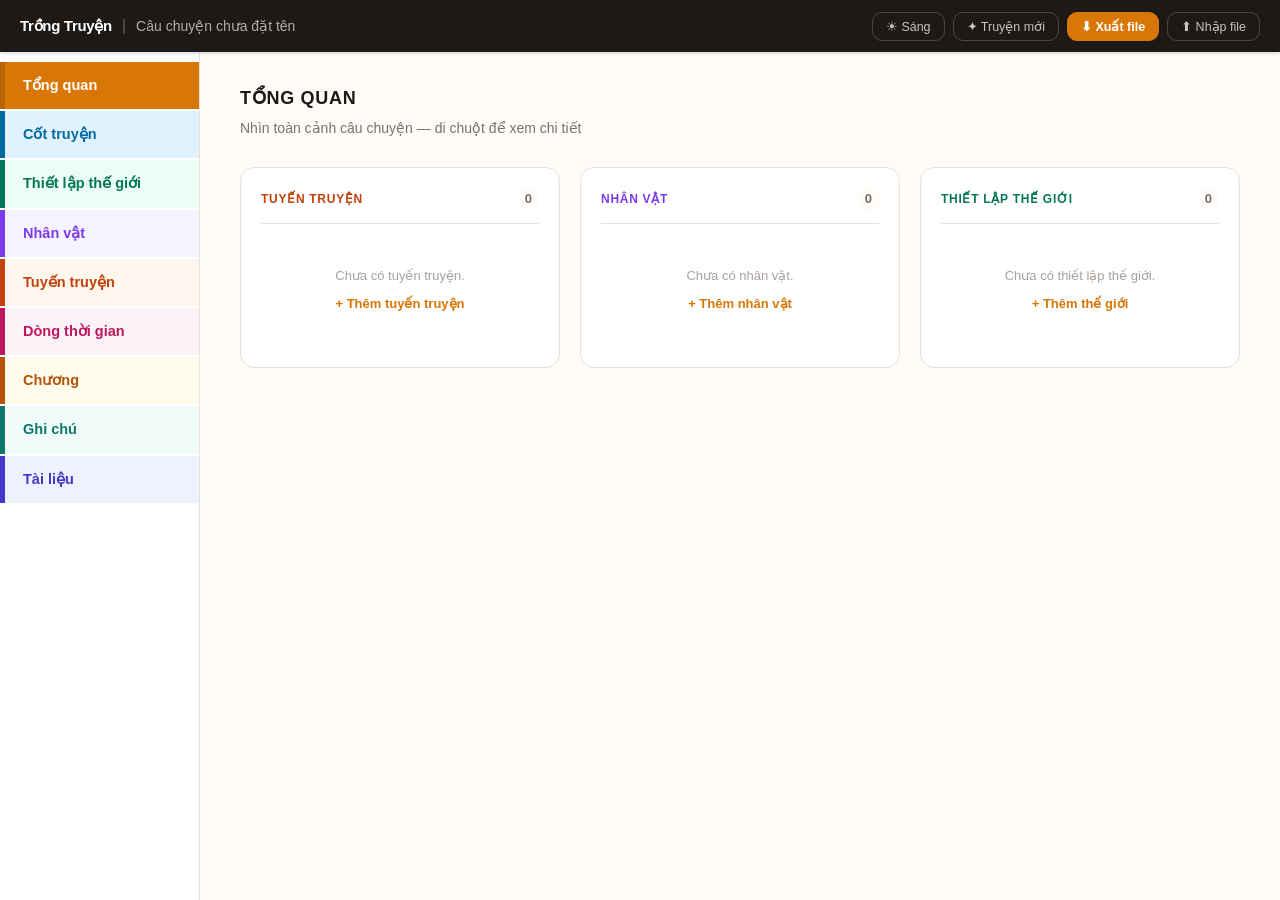
<file: index.html>
<!DOCTYPE html>
<html lang="vi">
<head>
  <meta charset="UTF-8">
  <meta name="viewport" content="width=device-width, initial-scale=1.0">
  <title>Trồng Truyện</title>
  <link rel="stylesheet" href="css/vendor/quill.snow.css">
  <link rel="stylesheet" href="css/base.css">
  <link rel="stylesheet" href="css/components.css">
  <link rel="stylesheet" href="css/modules.css">
  <script src="js/vendor/jspdf.min.js"></script>
  <script src="js/vendor/quill.js"></script>
</head>
<body>

<div class="app-shell">

  <!-- ══ TOPBAR ══════════════════════════════════════════════ -->
  <header class="topbar">
    <div class="topbar-brand">
      <span class="topbar-appname">Trồng Truyện</span>
      <span class="topbar-sep">|</span>
      <span class="topbar-story-title" id="topbar-plot-title">Câu chuyện chưa đặt tên</span>
    </div>
    <div class="topbar-actions">
      <button class="topbar-btn" id="theme-toggle-btn">☀ Sáng</button>
      <button class="topbar-btn" id="new-story-btn">✦ Truyện mới</button>
      <button class="topbar-btn topbar-btn-primary" id="export-btn">⬇ Xuất file</button>
      <button class="topbar-btn" id="import-btn">⬆ Nhập file</button>
    </div>
  </header>

  <!-- ══ CONTENT SHELL: sidebar + main ═══════════════════ -->
  <div class="content-shell">

  <!-- ── SIDEBAR ────────────────────────────────────────── -->
  <nav class="sidebar">
    <div class="nav-item active" data-module="overview"   style="--tab-c:#D97706;--tab-bg:#FEF3C7">Tổng quan</div>
    <div class="nav-item" data-module="plot"              style="--tab-c:var(--plot-color);--tab-bg:var(--plot-bg)">Cốt truyện</div>
    <div class="nav-item" data-module="worlds"            style="--tab-c:var(--world-color);--tab-bg:var(--world-bg)">Thiết lập thế giới</div>
    <div class="nav-item" data-module="characters"        style="--tab-c:var(--char-color);--tab-bg:var(--char-bg)">Nhân vật</div>
    <div class="nav-item" data-module="storylines"        style="--tab-c:var(--story-color);--tab-bg:var(--story-bg)">Tuyến truyện</div>
    <div class="nav-item" data-module="timeline"          style="--tab-c:var(--time-color);--tab-bg:var(--time-bg)">Dòng thời gian</div>
    <div class="nav-item" data-module="chapters"          style="--tab-c:var(--chap-color);--tab-bg:var(--chap-bg)">Chương</div>
    <div class="nav-item" data-module="notes"             style="--tab-c:var(--note-color);--tab-bg:var(--note-bg)">Ghi chú</div>
    <div class="nav-item" data-module="sources"           style="--tab-c:var(--src-color);--tab-bg:var(--src-bg)">Tài liệu</div>
  </nav>

  <!-- ══ MAIN CONTENT ═════════════════════════════════════ -->
  <main class="main">

    <!-- ── TỔNG QUAN ─────────────────────────────────── -->
    <div class="section active" id="sec-overview">
      <div class="page-header">
        <h2>Tổng quan</h2>
        <p>Nhìn toàn cảnh câu chuyện — di chuột để xem chi tiết</p>
      </div>
      <div id="overview-content"></div>
    </div>

    <!-- ── CỐT TRUYỆN ────────────────────────────────── -->
    <div class="section" id="sec-plot">
      <div class="page-header">
        <h2><span class="section-badge" style="background:var(--plot-bg);color:var(--plot-color)">📘 Cốt truyện</span></h2>
        <p>Tổng quan câu chuyện — tác giả, thể loại, thông điệp</p>
      </div>
      <div class="notice" id="plot-estimated-length">Ước tính độ dài truyện: ~0 chương</div>
      <div class="card">
        <div class="card-header">Thông tin cốt truyện</div>
        <div id="plot-core-fields"></div>
      </div>
      <div class="card">
        <div class="card-header">Trường tùy chỉnh</div>
        <div id="plot-custom-fields"></div>
        <div class="add-field-row">
          <div class="field"><label>Tên trường mới</label><input id="plot-newfield-name" type="text" placeholder="VD: Twist chính, Foreshadowing..."></div>
          <div class="field" style="flex:0 0 140px"><label>Kiểu</label>
            <select id="plot-newfield-type"><option value="text">Ngắn</option><option value="textarea">Dài</option></select>
          </div>
          <button class="btn btn-sm" id="plot-add-custom-btn">+ Thêm</button>
        </div>
      </div>
      <div class="actions">
        <button class="btn btn-primary" id="save-plot-btn">✓ Lưu cốt truyện</button>
      </div>
    </div>

    <!-- ── THIẾT LẬP THẾ GIỚI ────────────────────────── -->
    <div class="section" id="sec-worlds">
      <div class="page-header">
        <h2><span class="section-badge" style="background:var(--world-bg);color:var(--world-color)">🌍 THIẾT LẬP THẾ GIỚI</span></h2>
        <p>Bối cảnh, xã hội, lịch sử — hỗ trợ nhiều thế giới</p>
      </div>

      <div id="world-view">
        <div class="section-header">
          <h3 id="world-count">0 thế giới</h3>
          <button class="btn btn-accent" id="new-world-btn">+ Thế giới mới</button>
        </div>
        <div class="list-wrap" id="world-list-wrap"></div>
      </div>

      <div id="world-form" style="display:none">
        <div class="section-header">
          <h3 id="world-form-title">Thế giới mới</h3>
          <button class="btn btn-sm" id="world-back-btn">← Quay lại</button>
        </div>
        <div class="card">
          <div class="card-header">Thông tin cơ bản</div>
          <div id="world-top-fields"></div>
        </div>
        <div class="world-3col-wrap">
          <div class="world-3col-grid">
            <div class="world-col-box">
              <div class="world-col-label">🏔 Môi trường &amp; Địa lý</div>
              <div id="world-col-env"></div>
            </div>
            <div class="world-col-box">
              <div class="world-col-label">🏘 Xã hội &amp; Văn hoá</div>
              <div id="world-col-soc"></div>
            </div>
            <div class="world-col-box">
              <div class="world-col-label">⚔ Chính trị &amp; Lịch sử</div>
              <div id="world-col-pol"></div>
            </div>
          </div>
        </div>
        <div class="card">
          <div class="card-header">Bổ sung</div>
          <div id="world-bottom-fields"></div>
        </div>
        <div class="card">
          <div class="card-header">Trường tùy chỉnh</div>
          <div id="world-custom-fields"></div>
          <div class="add-field-row">
            <div class="field"><label>Tên trường mới</label><input id="world-newfield-name" type="text" placeholder="VD: Hệ thống phép thuật, Tiền tệ..."></div>
            <div class="field" style="flex:0 0 140px"><label>Kiểu</label>
              <select id="world-newfield-type"><option value="text">Ngắn</option><option value="textarea">Dài</option></select>
            </div>
            <button class="btn btn-sm" id="world-add-custom-btn">+ Thêm</button>
          </div>
        </div>
        <div class="actions">
          <button class="btn btn-primary" id="save-world-btn">✓ Lưu thế giới</button>
          <button class="btn" id="cancel-world-btn">Hủy</button>
          <button class="btn btn-danger" id="world-delete-btn" style="display:none">Xóa</button>
        </div>
      </div>
    </div>

    <!-- ── NHÂN VẬT ───────────────────────────────────── -->
    <div class="section" id="sec-characters">
      <div class="page-header">
        <h2><span class="section-badge" style="background:var(--char-bg);color:var(--char-color)">👤 Nhân vật</span></h2>
        <p>Xây dựng hồ sơ chi tiết cho từng nhân vật trong câu chuyện</p>
      </div>

      <!-- List view -->
      <div id="char-view">
        <div class="toolbar">
          <input type="text" id="char-search" placeholder="🔍 Tìm theo tên...">
          <select id="char-filter-importance">
            <option value="">Tất cả vai trò</option>
            <option>Nhân vật chính</option>
            <option>Nhân vật phụ</option>
            <option>Nhân vật quần chúng</option>
          </select>
          <select id="char-filter-alignment">
            <option value="">Tất cả phe</option>
            <option>Chính diện</option>
            <option>Phản diện</option>
            <option>Trung lập</option>
          </select>
        </div>
        <div class="section-header">
          <h3 id="char-count">0 nhân vật</h3>
          <button class="btn btn-accent" id="new-char-btn">+ Thêm nhân vật</button>
        </div>
        <div class="list-wrap" id="char-list-wrap"></div>
        <div class="pagination" id="char-pagination"></div>
      </div>

      <!-- Full edit form -->
      <div id="char-form" style="display:none">
        <div class="section-header">
          <h3 id="char-form-title">Nhân vật mới</h3>
          <button class="btn btn-sm" id="char-back-btn">← Quay lại</button>
        </div>
        <div class="card">
          <div class="card-header">Thông tin nhân vật</div>
          <div id="char-core-fields"></div>
          <div id="char-visible-optionals"></div>
          <div id="char-optional-area"></div>
        </div>
        <div class="card">
          <div class="card-header">Trường tùy chỉnh</div>
          <div id="char-custom-fields"></div>
          <div class="add-field-row">
            <div class="field"><label>Tên trường mới</label><input id="char-newfield-name" type="text" placeholder="VD: Môn phái, Loại máu..."></div>
            <div class="field" style="flex:0 0 140px"><label>Kiểu</label>
              <select id="char-newfield-type"><option value="text">Ngắn</option><option value="textarea">Dài</option></select>
            </div>
            <button class="btn btn-sm" id="char-add-custom-btn">+ Thêm</button>
          </div>
        </div>
        <div class="actions">
          <button class="btn btn-primary" id="save-char-btn">✓ Lưu nhân vật</button>
          <button class="btn" id="cancel-char-btn">Hủy</button>
          <button class="btn btn-danger" id="c-delete-btn" style="display:none">Xóa</button>
        </div>
      </div>
    </div>

    <!-- ── TUYẾN TRUYỆN ───────────────────────────────── -->
    <div class="section" id="sec-storylines">
      <div class="page-header">
        <h2><span class="section-badge" style="background:var(--story-bg);color:var(--story-color)">🔀 Tuyến truyện</span></h2>
        <p>Các arc / tuyến truyện song song trong câu chuyện</p>
      </div>

      <div id="storyline-view">
        <div class="section-header">
          <h3 id="storyline-count">0 tuyến truyện</h3>
          <button class="btn btn-accent" id="new-storyline-btn">+ Thêm tuyến truyện</button>
        </div>
        <div class="list-wrap" id="storyline-list-wrap"></div>
      </div>

      <div id="storyline-form" style="display:none">
        <div class="section-header">
          <h3 id="storyline-form-title">Tuyến truyện mới</h3>
          <button class="btn btn-sm" id="storyline-back-btn">← Quay lại</button>
        </div>
        <div class="card">
          <div class="card-header">Chi tiết tuyến truyện</div>
          <div id="storyline-core-fields"></div>
          <div id="storyline-reverse-links"></div>
          <div id="storyline-reverse-chapters"></div>
        </div>
        <div class="card">
          <div class="card-header">Trường tùy chỉnh</div>
          <div id="storyline-custom-fields"></div>
          <div class="add-field-row">
            <div class="field"><label>Tên trường mới</label><input id="storyline-newfield-name" type="text" placeholder="VD: Chủ đề arc, Kết thúc dự kiến..."></div>
            <div class="field" style="flex:0 0 140px"><label>Kiểu</label>
              <select id="storyline-newfield-type"><option value="text">Ngắn</option><option value="textarea">Dài</option></select>
            </div>
            <button class="btn btn-sm" id="storyline-add-custom-btn">+ Thêm</button>
          </div>
        </div>
        <div class="actions">
          <button class="btn btn-primary" id="save-storyline-btn">✓ Lưu tuyến truyện</button>
          <button class="btn" id="cancel-storyline-btn">Hủy</button>
          <button class="btn btn-danger" id="storyline-delete-btn" style="display:none">Xóa</button>
        </div>
      </div>
    </div>

    <!-- ── DÒNG THỜI GIAN / SỰ KIỆN ─────────────────── -->
    <div class="section" id="sec-timeline">
      <div class="page-header">
        <h2><span class="section-badge" style="background:var(--time-bg);color:var(--time-color)">🕐 Dòng thời gian / Sự kiện</span></h2>
        <p>Diễn biến theo trục thời gian — kéo thả để sắp xếp lại thứ tự</p>
      </div>

      <div id="timeline-view">
        <div class="section-header">
          <h3 id="ev-count">0 sự kiện</h3>
          <button class="btn btn-accent" id="new-event-btn">+ Thêm sự kiện</button>
        </div>
        <div class="timeline" id="timeline-list"></div>
      </div>

      <div id="event-form" style="display:none">
        <div class="section-header">
          <h3 id="ev-form-title">Sự kiện mới</h3>
          <button class="btn btn-sm" id="event-back-btn">← Quay lại</button>
        </div>
        <div class="card">
          <div class="card-header">Chi tiết sự kiện</div>
          <div id="event-core-fields"></div>
          <div id="event-reverse-storylines"></div>
          <div id="event-reverse-chapters"></div>
        </div>
        <div class="card">
          <div class="card-header">Trường tùy chỉnh</div>
          <div id="event-custom-fields"></div>
          <div class="add-field-row">
            <div class="field"><label>Tên trường mới</label><input id="ev-newfield-name" type="text" placeholder="VD: Hậu quả, Địa điểm..."></div>
            <div class="field" style="flex:0 0 140px"><label>Kiểu</label>
              <select id="ev-newfield-type"><option value="text">Ngắn</option><option value="textarea">Dài</option></select>
            </div>
            <button class="btn btn-sm" id="ev-add-custom-btn">+ Thêm</button>
          </div>
        </div>
        <div class="actions">
          <button class="btn btn-primary" id="save-event-btn">✓ Lưu sự kiện</button>
          <button class="btn" id="cancel-event-btn">← Quay lại</button>
          <button class="btn btn-danger" id="ev-delete-btn" style="display:none">Xóa</button>
          <button class="btn btn-accent" id="ev-create-chap-btn" style="display:none">+ Tạo chương</button>
        </div>
        <div id="ev-chapter-list" style="margin-top:1rem"></div>
      </div>
    </div>

    <!-- ── CHƯƠNG ─────────────────────────────────────── -->
    <div class="section" id="sec-chapters">
      <div class="page-header">
        <h2><span class="section-badge" style="background:var(--chap-bg);color:var(--chap-color)">📄 Chương</span></h2>
        <p>Danh sách chương đã lên kế hoạch — tạo chương từ tab Dòng thời gian</p>
      </div>

      <div id="chapter-view">
        <div class="section-header">
          <h3 id="chap-count">Tổng: 0 chương</h3>
        </div>
        <div id="chapter-list-wrap"></div>
      </div>

      <div id="chapter-form" style="display:none">
        <div class="section-header">
          <h3 id="chap-form-title">Chương mới</h3>
          <button class="btn btn-sm" id="chap-back-btn">← Quay lại</button>
        </div>
        <div class="card">
          <div class="card-header">Chi tiết chương</div>
          <div id="chapter-core-fields"></div>
        </div>
        <div class="card">
          <div class="card-header">Trường tùy chỉnh</div>
          <div id="chapter-custom-fields"></div>
          <div class="add-field-row">
            <div class="field"><label>Tên trường mới</label><input id="chap-newfield-name" type="text" placeholder="VD: POV, Thời tiết..."></div>
            <div class="field" style="flex:0 0 140px"><label>Kiểu</label>
              <select id="chap-newfield-type"><option value="text">Ngắn</option><option value="textarea">Dài</option></select>
            </div>
            <button class="btn btn-sm" id="chap-add-custom-btn">+ Thêm</button>
          </div>
        </div>
        <div class="actions">
          <button class="btn btn-primary" id="save-chap-btn">✓ Lưu chương</button>
          <button class="btn" id="cancel-chap-btn">Hủy</button>
          <button class="btn btn-danger" id="chap-delete-btn" style="display:none">Xóa</button>
        </div>
      </div>
    </div>

    <!-- ── GHI CHÚ ────────────────────────────────────── -->
    <div class="section" id="sec-notes">
      <div class="page-header">
        <h2><span class="section-badge" style="background:var(--note-bg);color:var(--note-color)">📝 Ghi chú</span></h2>
        <p>Ý tưởng tự do, không giới hạn</p>
      </div>

      <div id="notes-view">
        <div class="section-header">
          <h3 id="note-count">0 ghi chú</h3>
          <button class="btn btn-accent" id="new-note-btn">+ Thêm ghi chú</button>
        </div>
        <div class="list-wrap" id="notes-list"></div>
      </div>

      <div id="note-form" style="display:none">
        <div class="section-header">
          <h3>Ghi chú</h3>
          <button class="btn btn-sm" id="note-back-btn">← Quay lại</button>
        </div>
        <div class="card">
          <div class="field"><label>Tiêu đề</label><input id="n-title" type="text" placeholder="Tiêu đề ghi chú..."></div>
          <div class="field"><label>Nội dung</label><div id="n-content-editor" style="min-height:160px"></div></div>
          <div class="field">
            <label>Tags (nhấn Enter để thêm)</label>
            <input id="n-tag-input" type="text" placeholder="Thêm tag...">
            <div class="tags-wrap" id="n-tags"></div>
          </div>
        </div>
        <div class="actions">
          <button class="btn btn-primary" id="save-note-btn">✓ Lưu ghi chú</button>
          <button class="btn" id="cancel-note-btn">Hủy</button>
          <button class="btn btn-danger" id="n-delete-btn" style="display:none">Xóa</button>
        </div>
      </div>
    </div>

    <!-- ── TÀI LIỆU ───────────────────────────────────── -->
    <div class="section" id="sec-sources">
      <div class="page-header">
        <h2><span class="section-badge" style="background:var(--src-bg);color:var(--src-color)">🔗 Tài liệu</span></h2>
        <p>Link, sách, bài viết tham khảo</p>
      </div>
      <div class="notice">💡 Lưu mọi nguồn cảm hứng để dễ tìm lại sau</div>

      <div id="sources-view">
        <div class="section-header">
          <h3 id="src-count">0 tài liệu</h3>
          <button class="btn btn-accent" id="new-source-btn">+ Thêm tài liệu</button>
        </div>
        <div id="sources-list"></div>
      </div>

      <div id="source-form" style="display:none">
        <div class="section-header">
          <h3>Tài liệu</h3>
          <button class="btn btn-sm" id="source-back-btn">← Quay lại</button>
        </div>
        <div class="card">
          <div class="field"><label>Tiêu đề *</label><input id="s-title" type="text" placeholder="Tên sách / bài viết / nguồn..."></div>
          <div class="grid2">
            <div class="field"><label>Loại</label>
              <select id="s-type"><option>Link web</option><option>Sách</option><option>Bài báo</option><option>Video</option><option>Khác</option></select>
            </div>
            <div class="field"><label>Link URL</label><input id="s-url" type="text" placeholder="https://..."></div>
          </div>
          <div class="field"><label>Ghi chú</label><textarea id="s-notes" style="min-height:60px" placeholder="Tại sao tài liệu này hữu ích?"></textarea></div>
        </div>
        <div class="actions">
          <button class="btn btn-primary" id="save-source-btn">✓ Lưu tài liệu</button>
          <button class="btn" id="cancel-source-btn">Hủy</button>
          <button class="btn btn-danger" id="s-delete-btn" style="display:none">Xóa</button>
        </div>
      </div>
    </div>

  </main>
  </div><!-- /content-shell -->
</div><!-- /app-shell -->

<!-- ══ CHARACTER QUICK-VIEW POPUP ══════════════════════════════ -->
<div class="modal-overlay" id="char-popup-overlay">
  <div class="modal-box"></div>
</div>

<!-- ══ EXPORT MODAL ════════════════════════════════════════════ -->
<div class="modal-overlay" id="export-modal">
  <div class="modal-box" style="max-width:360px;text-align:center">
    <h3 style="font-size:17px;font-weight:700;margin-bottom:1rem">Xuất file</h3>
    <p style="font-size:13px;color:var(--ink-muted);margin-bottom:1.5rem">Chọn định dạng xuất bên dưới</p>
    <div style="display:flex;flex-direction:column;gap:10px">
      <button class="btn btn-primary" id="export-pdf-btn" style="justify-content:center">
        🖨 In / Lưu PDF — mở cửa sổ in
      </button>
      <button class="btn" id="export-json-btn" style="justify-content:center">
        📦 Xuất JSON — sao lưu / chuyển máy
      </button>
    </div>
    <button class="btn btn-sm" id="close-export-btn" style="margin-top:1rem">Hủy</button>
  </div>
</div>

<!-- ══ DATA WARNING MODAL ══════════════════════════════════════ -->
<div class="modal-overlay" id="data-warning-modal">
  <div class="modal-box" style="max-width:460px">
    <div style="font-size:36px;text-align:center;margin-bottom:.75rem">⚠️</div>
    <h3 style="font-size:16px;font-weight:800;margin-bottom:.75rem;text-align:center">Cảnh báo mất dữ liệu</h3>
    <p style="font-size:13.5px;color:var(--ink-muted);line-height:1.7;text-align:center">
      Những thông tin hiện tại sẽ mất khi bạn tạo / nhập file truyện mới.<br>
      Hãy chắc chắn rằng bạn đã <strong>xuất truyện hiện tại thành JSON file</strong> trước khi tiếp tục.
    </p>
    <div class="actions" style="margin-top:1.25rem;justify-content:center">
      <button class="btn btn-primary" id="cancel-data-warning-btn">Dừng thao tác</button>
      <button class="btn btn-danger" id="confirm-data-warning-btn">Tiếp Tục</button>
    </div>
  </div>
</div>

<!-- ══ CREATE CHAPTERS MODAL ═══════════════════════════════════ -->
<div class="modal-overlay" id="create-chapters-modal">
  <div class="modal-box" style="max-width:360px">
    <h3 style="font-size:16px;font-weight:700;margin-bottom:1rem">Tạo chương cho sự kiện này</h3>
    <div class="field">
      <label>Bạn muốn tạo bao nhiêu chương?</label>
      <input id="create-chapters-count" type="number" min="1" max="50" value="1">
    </div>
    <div class="actions" style="margin-top:1rem">
      <button class="btn btn-primary" id="confirm-create-chapters-btn">✓ Tạo chương</button>
      <button class="btn" id="cancel-create-chapters-btn">Hủy</button>
    </div>
  </div>
</div>

<!-- ══ MOVE CHAPTER MODAL ══════════════════════════════════════ -->
<div class="modal-overlay" id="move-chapter-modal">
  <div class="modal-box" style="max-width:360px">
    <h3 style="font-size:16px;font-weight:700;margin-bottom:1rem">Chuyển chương sang sự kiện khác</h3>
    <div class="field">
      <label>Chọn sự kiện đích</label>
      <select id="move-chapter-event-select"></select>
    </div>
    <div class="actions" style="margin-top:1rem">
      <button class="btn btn-primary" id="confirm-move-chapter-btn">✓ Chuyển</button>
      <button class="btn" id="cancel-move-chapter-btn">Hủy</button>
    </div>
  </div>
</div>

<!-- ══ TOAST + IMPORT ══════════════════════════════════════════ -->
<div class="toast" id="toast"></div>
<input type="file" id="import-input" accept=".json" style="display:none">

<script type="module" src="js/main.js"></script>
</body>
</html>
</file>
<file: css/vendor/quill.snow.css>
/*!
 * Quill Editor v1.3.7
 * https://quilljs.com/
 * Copyright (c) 2014, Jason Chen
 * Copyright (c) 2013, salesforce.com
 */.ql-container{box-sizing:border-box;font-family:Helvetica,Arial,sans-serif;font-size:13px;height:100%;margin:0;position:relative}.ql-container.ql-disabled .ql-tooltip{visibility:hidden}.ql-container.ql-disabled .ql-editor ul[data-checked]>li::before{pointer-events:none}.ql-clipboard{left:-100000px;height:1px;overflow-y:hidden;position:absolute;top:50%}.ql-clipboard p{margin:0;padding:0}.ql-editor{box-sizing:border-box;line-height:1.42;height:100%;outline:0;overflow-y:auto;padding:12px 15px;tab-size:4;-moz-tab-size:4;text-align:left;white-space:pre-wrap;word-wrap:break-word}.ql-editor>*{cursor:text}.ql-editor blockquote,.ql-editor h1,.ql-editor h2,.ql-editor h3,.ql-editor h4,.ql-editor h5,.ql-editor h6,.ql-editor ol,.ql-editor p,.ql-editor pre,.ql-editor ul{margin:0;padding:0;counter-reset:list-1 list-2 list-3 list-4 list-5 list-6 list-7 list-8 list-9}.ql-editor ol,.ql-editor ul{padding-left:1.5em}.ql-editor ol>li,.ql-editor ul>li{list-style-type:none}.ql-editor ul>li::before{content:'\2022'}.ql-editor ul[data-checked=false],.ql-editor ul[data-checked=true]{pointer-events:none}.ql-editor ul[data-checked=false]>li *,.ql-editor ul[data-checked=true]>li *{pointer-events:all}.ql-editor ul[data-checked=false]>li::before,.ql-editor ul[data-checked=true]>li::before{color:#777;cursor:pointer;pointer-events:all}.ql-editor ul[data-checked=true]>li::before{content:'\2611'}.ql-editor ul[data-checked=false]>li::before{content:'\2610'}.ql-editor li::before{display:inline-block;white-space:nowrap;width:1.2em}.ql-editor li:not(.ql-direction-rtl)::before{margin-left:-1.5em;margin-right:.3em;text-align:right}.ql-editor li.ql-direction-rtl::before{margin-left:.3em;margin-right:-1.5em}.ql-editor ol li:not(.ql-direction-rtl),.ql-editor ul li:not(.ql-direction-rtl){padding-left:1.5em}.ql-editor ol li.ql-direction-rtl,.ql-editor ul li.ql-direction-rtl{padding-right:1.5em}.ql-editor ol li{counter-reset:list-1 list-2 list-3 list-4 list-5 list-6 list-7 list-8 list-9;counter-increment:list-0}.ql-editor ol li:before{content:counter(list-0,decimal) '. '}.ql-editor ol li.ql-indent-1{counter-increment:list-1}.ql-editor ol li.ql-indent-1:before{content:counter(list-1,lower-alpha) '. '}.ql-editor ol li.ql-indent-1{counter-reset:list-2 list-3 list-4 list-5 list-6 list-7 list-8 list-9}.ql-editor ol li.ql-indent-2{counter-increment:list-2}.ql-editor ol li.ql-indent-2:before{content:counter(list-2,lower-roman) '. '}.ql-editor ol li.ql-indent-2{counter-reset:list-3 list-4 list-5 list-6 list-7 list-8 list-9}.ql-editor ol li.ql-indent-3{counter-increment:list-3}.ql-editor ol li.ql-indent-3:before{content:counter(list-3,decimal) '. '}.ql-editor ol li.ql-indent-3{counter-reset:list-4 list-5 list-6 list-7 list-8 list-9}.ql-editor ol li.ql-indent-4{counter-increment:list-4}.ql-editor ol li.ql-indent-4:before{content:counter(list-4,lower-alpha) '. '}.ql-editor ol li.ql-indent-4{counter-reset:list-5 list-6 list-7 list-8 list-9}.ql-editor ol li.ql-indent-5{counter-increment:list-5}.ql-editor ol li.ql-indent-5:before{content:counter(list-5,lower-roman) '. '}.ql-editor ol li.ql-indent-5{counter-reset:list-6 list-7 list-8 list-9}.ql-editor ol li.ql-indent-6{counter-increment:list-6}.ql-editor ol li.ql-indent-6:before{content:counter(list-6,decimal) '. '}.ql-editor ol li.ql-indent-6{counter-reset:list-7 list-8 list-9}.ql-editor ol li.ql-indent-7{counter-increment:list-7}.ql-editor ol li.ql-indent-7:before{content:counter(list-7,lower-alpha) '. '}.ql-editor ol li.ql-indent-7{counter-reset:list-8 list-9}.ql-editor ol li.ql-indent-8{counter-increment:list-8}.ql-editor ol li.ql-indent-8:before{content:counter(list-8,lower-roman) '. '}.ql-editor ol li.ql-indent-8{counter-reset:list-9}.ql-editor ol li.ql-indent-9{counter-increment:list-9}.ql-editor ol li.ql-indent-9:before{content:counter(list-9,decimal) '. '}.ql-editor .ql-indent-1:not(.ql-direction-rtl){padding-left:3em}.ql-editor li.ql-indent-1:not(.ql-direction-rtl){padding-left:4.5em}.ql-editor .ql-indent-1.ql-direction-rtl.ql-align-right{padding-right:3em}.ql-editor li.ql-indent-1.ql-direction-rtl.ql-align-right{padding-right:4.5em}.ql-editor .ql-indent-2:not(.ql-direction-rtl){padding-left:6em}.ql-editor li.ql-indent-2:not(.ql-direction-rtl){padding-left:7.5em}.ql-editor .ql-indent-2.ql-direction-rtl.ql-align-right{padding-right:6em}.ql-editor li.ql-indent-2.ql-direction-rtl.ql-align-right{padding-right:7.5em}.ql-editor .ql-indent-3:not(.ql-direction-rtl){padding-left:9em}.ql-editor li.ql-indent-3:not(.ql-direction-rtl){padding-left:10.5em}.ql-editor .ql-indent-3.ql-direction-rtl.ql-align-right{padding-right:9em}.ql-editor li.ql-indent-3.ql-direction-rtl.ql-align-right{padding-right:10.5em}.ql-editor .ql-indent-4:not(.ql-direction-rtl){padding-left:12em}.ql-editor li.ql-indent-4:not(.ql-direction-rtl){padding-left:13.5em}.ql-editor .ql-indent-4.ql-direction-rtl.ql-align-right{padding-right:12em}.ql-editor li.ql-indent-4.ql-direction-rtl.ql-align-right{padding-right:13.5em}.ql-editor .ql-indent-5:not(.ql-direction-rtl){padding-left:15em}.ql-editor li.ql-indent-5:not(.ql-direction-rtl){padding-left:16.5em}.ql-editor .ql-indent-5.ql-direction-rtl.ql-align-right{padding-right:15em}.ql-editor li.ql-indent-5.ql-direction-rtl.ql-align-right{padding-right:16.5em}.ql-editor .ql-indent-6:not(.ql-direction-rtl){padding-left:18em}.ql-editor li.ql-indent-6:not(.ql-direction-rtl){padding-left:19.5em}.ql-editor .ql-indent-6.ql-direction-rtl.ql-align-right{padding-right:18em}.ql-editor li.ql-indent-6.ql-direction-rtl.ql-align-right{padding-right:19.5em}.ql-editor .ql-indent-7:not(.ql-direction-rtl){padding-left:21em}.ql-editor li.ql-indent-7:not(.ql-direction-rtl){padding-left:22.5em}.ql-editor .ql-indent-7.ql-direction-rtl.ql-align-right{padding-right:21em}.ql-editor li.ql-indent-7.ql-direction-rtl.ql-align-right{padding-right:22.5em}.ql-editor .ql-indent-8:not(.ql-direction-rtl){padding-left:24em}.ql-editor li.ql-indent-8:not(.ql-direction-rtl){padding-left:25.5em}.ql-editor .ql-indent-8.ql-direction-rtl.ql-align-right{padding-right:24em}.ql-editor li.ql-indent-8.ql-direction-rtl.ql-align-right{padding-right:25.5em}.ql-editor .ql-indent-9:not(.ql-direction-rtl){padding-left:27em}.ql-editor li.ql-indent-9:not(.ql-direction-rtl){padding-left:28.5em}.ql-editor .ql-indent-9.ql-direction-rtl.ql-align-right{padding-right:27em}.ql-editor li.ql-indent-9.ql-direction-rtl.ql-align-right{padding-right:28.5em}.ql-editor .ql-video{display:block;max-width:100%}.ql-editor .ql-video.ql-align-center{margin:0 auto}.ql-editor .ql-video.ql-align-right{margin:0 0 0 auto}.ql-editor .ql-bg-black{background-color:#000}.ql-editor .ql-bg-red{background-color:#e60000}.ql-editor .ql-bg-orange{background-color:#f90}.ql-editor .ql-bg-yellow{background-color:#ff0}.ql-editor .ql-bg-green{background-color:#008a00}.ql-editor .ql-bg-blue{background-color:#06c}.ql-editor .ql-bg-purple{background-color:#93f}.ql-editor .ql-color-white{color:#fff}.ql-editor .ql-color-red{color:#e60000}.ql-editor .ql-color-orange{color:#f90}.ql-editor .ql-color-yellow{color:#ff0}.ql-editor .ql-color-green{color:#008a00}.ql-editor .ql-color-blue{color:#06c}.ql-editor .ql-color-purple{color:#93f}.ql-editor .ql-font-serif{font-family:Georgia,Times New Roman,serif}.ql-editor .ql-font-monospace{font-family:Monaco,Courier New,monospace}.ql-editor .ql-size-small{font-size:.75em}.ql-editor .ql-size-large{font-size:1.5em}.ql-editor .ql-size-huge{font-size:2.5em}.ql-editor .ql-direction-rtl{direction:rtl;text-align:inherit}.ql-editor .ql-align-center{text-align:center}.ql-editor .ql-align-justify{text-align:justify}.ql-editor .ql-align-right{text-align:right}.ql-editor.ql-blank::before{color:rgba(0,0,0,.6);content:attr(data-placeholder);font-style:italic;left:15px;pointer-events:none;position:absolute;right:15px}.ql-snow .ql-toolbar:after,.ql-snow.ql-toolbar:after{clear:both;content:'';display:table}.ql-snow .ql-toolbar button,.ql-snow.ql-toolbar button{background:0 0;border:none;cursor:pointer;display:inline-block;float:left;height:24px;padding:3px 5px;width:28px}.ql-snow .ql-toolbar button svg,.ql-snow.ql-toolbar button svg{float:left;height:100%}.ql-snow .ql-toolbar button:active:hover,.ql-snow.ql-toolbar button:active:hover{outline:0}.ql-snow .ql-toolbar input.ql-image[type=file],.ql-snow.ql-toolbar input.ql-image[type=file]{display:none}.ql-snow .ql-toolbar .ql-picker-item.ql-selected,.ql-snow .ql-toolbar .ql-picker-item:hover,.ql-snow .ql-toolbar .ql-picker-label.ql-active,.ql-snow .ql-toolbar .ql-picker-label:hover,.ql-snow .ql-toolbar button.ql-active,.ql-snow .ql-toolbar button:focus,.ql-snow .ql-toolbar button:hover,.ql-snow.ql-toolbar .ql-picker-item.ql-selected,.ql-snow.ql-toolbar .ql-picker-item:hover,.ql-snow.ql-toolbar .ql-picker-label.ql-active,.ql-snow.ql-toolbar .ql-picker-label:hover,.ql-snow.ql-toolbar button.ql-active,.ql-snow.ql-toolbar button:focus,.ql-snow.ql-toolbar button:hover{color:#06c}.ql-snow .ql-toolbar .ql-picker-item.ql-selected .ql-fill,.ql-snow .ql-toolbar .ql-picker-item.ql-selected .ql-stroke.ql-fill,.ql-snow .ql-toolbar .ql-picker-item:hover .ql-fill,.ql-snow .ql-toolbar .ql-picker-item:hover .ql-stroke.ql-fill,.ql-snow .ql-toolbar .ql-picker-label.ql-active .ql-fill,.ql-snow .ql-toolbar .ql-picker-label.ql-active .ql-stroke.ql-fill,.ql-snow .ql-toolbar .ql-picker-label:hover .ql-fill,.ql-snow .ql-toolbar .ql-picker-label:hover .ql-stroke.ql-fill,.ql-snow .ql-toolbar button.ql-active .ql-fill,.ql-snow .ql-toolbar button.ql-active .ql-stroke.ql-fill,.ql-snow .ql-toolbar button:focus .ql-fill,.ql-snow .ql-toolbar button:focus .ql-stroke.ql-fill,.ql-snow .ql-toolbar button:hover .ql-fill,.ql-snow .ql-toolbar button:hover .ql-stroke.ql-fill,.ql-snow.ql-toolbar .ql-picker-item.ql-selected .ql-fill,.ql-snow.ql-toolbar .ql-picker-item.ql-selected .ql-stroke.ql-fill,.ql-snow.ql-toolbar .ql-picker-item:hover .ql-fill,.ql-snow.ql-toolbar .ql-picker-item:hover .ql-stroke.ql-fill,.ql-snow.ql-toolbar .ql-picker-label.ql-active .ql-fill,.ql-snow.ql-toolbar .ql-picker-label.ql-active .ql-stroke.ql-fill,.ql-snow.ql-toolbar .ql-picker-label:hover .ql-fill,.ql-snow.ql-toolbar .ql-picker-label:hover .ql-stroke.ql-fill,.ql-snow.ql-toolbar button.ql-active .ql-fill,.ql-snow.ql-toolbar button.ql-active .ql-stroke.ql-fill,.ql-snow.ql-toolbar button:focus .ql-fill,.ql-snow.ql-toolbar button:focus .ql-stroke.ql-fill,.ql-snow.ql-toolbar button:hover .ql-fill,.ql-snow.ql-toolbar button:hover .ql-stroke.ql-fill{fill:#06c}.ql-snow .ql-toolbar .ql-picker-item.ql-selected .ql-stroke,.ql-snow .ql-toolbar .ql-picker-item.ql-selected .ql-stroke-miter,.ql-snow .ql-toolbar .ql-picker-item:hover .ql-stroke,.ql-snow .ql-toolbar .ql-picker-item:hover .ql-stroke-miter,.ql-snow .ql-toolbar .ql-picker-label.ql-active .ql-stroke,.ql-snow .ql-toolbar .ql-picker-label.ql-active .ql-stroke-miter,.ql-snow .ql-toolbar .ql-picker-label:hover .ql-stroke,.ql-snow .ql-toolbar .ql-picker-label:hover .ql-stroke-miter,.ql-snow .ql-toolbar button.ql-active .ql-stroke,.ql-snow .ql-toolbar button.ql-active .ql-stroke-miter,.ql-snow .ql-toolbar button:focus .ql-stroke,.ql-snow .ql-toolbar button:focus .ql-stroke-miter,.ql-snow .ql-toolbar button:hover .ql-stroke,.ql-snow .ql-toolbar button:hover .ql-stroke-miter,.ql-snow.ql-toolbar .ql-picker-item.ql-selected .ql-stroke,.ql-snow.ql-toolbar .ql-picker-item.ql-selected .ql-stroke-miter,.ql-snow.ql-toolbar .ql-picker-item:hover .ql-stroke,.ql-snow.ql-toolbar .ql-picker-item:hover .ql-stroke-miter,.ql-snow.ql-toolbar .ql-picker-label.ql-active .ql-stroke,.ql-snow.ql-toolbar .ql-picker-label.ql-active .ql-stroke-miter,.ql-snow.ql-toolbar .ql-picker-label:hover .ql-stroke,.ql-snow.ql-toolbar .ql-picker-label:hover .ql-stroke-miter,.ql-snow.ql-toolbar button.ql-active .ql-stroke,.ql-snow.ql-toolbar button.ql-active .ql-stroke-miter,.ql-snow.ql-toolbar button:focus .ql-stroke,.ql-snow.ql-toolbar button:focus .ql-stroke-miter,.ql-snow.ql-toolbar button:hover .ql-stroke,.ql-snow.ql-toolbar button:hover .ql-stroke-miter{stroke:#06c}@media (pointer:coarse){.ql-snow .ql-toolbar button:hover:not(.ql-active),.ql-snow.ql-toolbar button:hover:not(.ql-active){color:#444}.ql-snow .ql-toolbar button:hover:not(.ql-active) .ql-fill,.ql-snow .ql-toolbar button:hover:not(.ql-active) .ql-stroke.ql-fill,.ql-snow.ql-toolbar button:hover:not(.ql-active) .ql-fill,.ql-snow.ql-toolbar button:hover:not(.ql-active) .ql-stroke.ql-fill{fill:#444}.ql-snow .ql-toolbar button:hover:not(.ql-active) .ql-stroke,.ql-snow .ql-toolbar button:hover:not(.ql-active) .ql-stroke-miter,.ql-snow.ql-toolbar button:hover:not(.ql-active) .ql-stroke,.ql-snow.ql-toolbar button:hover:not(.ql-active) .ql-stroke-miter{stroke:#444}}.ql-snow{box-sizing:border-box}.ql-snow *{box-sizing:border-box}.ql-snow .ql-hidden{display:none}.ql-snow .ql-out-bottom,.ql-snow .ql-out-top{visibility:hidden}.ql-snow .ql-tooltip{position:absolute;transform:translateY(10px)}.ql-snow .ql-tooltip a{cursor:pointer;text-decoration:none}.ql-snow .ql-tooltip.ql-flip{transform:translateY(-10px)}.ql-snow .ql-formats{display:inline-block;vertical-align:middle}.ql-snow .ql-formats:after{clear:both;content:'';display:table}.ql-snow .ql-stroke{fill:none;stroke:#444;stroke-linecap:round;stroke-linejoin:round;stroke-width:2}.ql-snow .ql-stroke-miter{fill:none;stroke:#444;stroke-miterlimit:10;stroke-width:2}.ql-snow .ql-fill,.ql-snow .ql-stroke.ql-fill{fill:#444}.ql-snow .ql-empty{fill:none}.ql-snow .ql-even{fill-rule:evenodd}.ql-snow .ql-stroke.ql-thin,.ql-snow .ql-thin{stroke-width:1}.ql-snow .ql-transparent{opacity:.4}.ql-snow .ql-direction svg:last-child{display:none}.ql-snow .ql-direction.ql-active svg:last-child{display:inline}.ql-snow .ql-direction.ql-active svg:first-child{display:none}.ql-snow .ql-editor h1{font-size:2em}.ql-snow .ql-editor h2{font-size:1.5em}.ql-snow .ql-editor h3{font-size:1.17em}.ql-snow .ql-editor h4{font-size:1em}.ql-snow .ql-editor h5{font-size:.83em}.ql-snow .ql-editor h6{font-size:.67em}.ql-snow .ql-editor a{text-decoration:underline}.ql-snow .ql-editor blockquote{border-left:4px solid #ccc;margin-bottom:5px;margin-top:5px;padding-left:16px}.ql-snow .ql-editor code,.ql-snow .ql-editor pre{background-color:#f0f0f0;border-radius:3px}.ql-snow .ql-editor pre{white-space:pre-wrap;margin-bottom:5px;margin-top:5px;padding:5px 10px}.ql-snow .ql-editor code{font-size:85%;padding:2px 4px}.ql-snow .ql-editor pre.ql-syntax{background-color:#23241f;color:#f8f8f2;overflow:visible}.ql-snow .ql-editor img{max-width:100%}.ql-snow .ql-picker{color:#444;display:inline-block;float:left;font-size:14px;font-weight:500;height:24px;position:relative;vertical-align:middle}.ql-snow .ql-picker-label{cursor:pointer;display:inline-block;height:100%;padding-left:8px;padding-right:2px;position:relative;width:100%}.ql-snow .ql-picker-label::before{display:inline-block;line-height:22px}.ql-snow .ql-picker-options{background-color:#fff;display:none;min-width:100%;padding:4px 8px;position:absolute;white-space:nowrap}.ql-snow .ql-picker-options .ql-picker-item{cursor:pointer;display:block;padding-bottom:5px;padding-top:5px}.ql-snow .ql-picker.ql-expanded .ql-picker-label{color:#ccc;z-index:2}.ql-snow .ql-picker.ql-expanded .ql-picker-label .ql-fill{fill:#ccc}.ql-snow .ql-picker.ql-expanded .ql-picker-label .ql-stroke{stroke:#ccc}.ql-snow .ql-picker.ql-expanded .ql-picker-options{display:block;margin-top:-1px;top:100%;z-index:1}.ql-snow .ql-color-picker,.ql-snow .ql-icon-picker{width:28px}.ql-snow .ql-color-picker .ql-picker-label,.ql-snow .ql-icon-picker .ql-picker-label{padding:2px 4px}.ql-snow .ql-color-picker .ql-picker-label svg,.ql-snow .ql-icon-picker .ql-picker-label svg{right:4px}.ql-snow .ql-icon-picker .ql-picker-options{padding:4px 0}.ql-snow .ql-icon-picker .ql-picker-item{height:24px;width:24px;padding:2px 4px}.ql-snow .ql-color-picker .ql-picker-options{padding:3px 5px;width:152px}.ql-snow .ql-color-picker .ql-picker-item{border:1px solid transparent;float:left;height:16px;margin:2px;padding:0;width:16px}.ql-snow .ql-picker:not(.ql-color-picker):not(.ql-icon-picker) svg{position:absolute;margin-top:-9px;right:0;top:50%;width:18px}.ql-snow .ql-picker.ql-font .ql-picker-item[data-label]:not([data-label=''])::before,.ql-snow .ql-picker.ql-font .ql-picker-label[data-label]:not([data-label=''])::before,.ql-snow .ql-picker.ql-header .ql-picker-item[data-label]:not([data-label=''])::before,.ql-snow .ql-picker.ql-header .ql-picker-label[data-label]:not([data-label=''])::before,.ql-snow .ql-picker.ql-size .ql-picker-item[data-label]:not([data-label=''])::before,.ql-snow .ql-picker.ql-size .ql-picker-label[data-label]:not([data-label=''])::before{content:attr(data-label)}.ql-snow .ql-picker.ql-header{width:98px}.ql-snow .ql-picker.ql-header .ql-picker-item::before,.ql-snow .ql-picker.ql-header .ql-picker-label::before{content:'Normal'}.ql-snow .ql-picker.ql-header .ql-picker-item[data-value="1"]::before,.ql-snow .ql-picker.ql-header .ql-picker-label[data-value="1"]::before{content:'Heading 1'}.ql-snow .ql-picker.ql-header .ql-picker-item[data-value="2"]::before,.ql-snow .ql-picker.ql-header .ql-picker-label[data-value="2"]::before{content:'Heading 2'}.ql-snow .ql-picker.ql-header .ql-picker-item[data-value="3"]::before,.ql-snow .ql-picker.ql-header .ql-picker-label[data-value="3"]::before{content:'Heading 3'}.ql-snow .ql-picker.ql-header .ql-picker-item[data-value="4"]::before,.ql-snow .ql-picker.ql-header .ql-picker-label[data-value="4"]::before{content:'Heading 4'}.ql-snow .ql-picker.ql-header .ql-picker-item[data-value="5"]::before,.ql-snow .ql-picker.ql-header .ql-picker-label[data-value="5"]::before{content:'Heading 5'}.ql-snow .ql-picker.ql-header .ql-picker-item[data-value="6"]::before,.ql-snow .ql-picker.ql-header .ql-picker-label[data-value="6"]::before{content:'Heading 6'}.ql-snow .ql-picker.ql-header .ql-picker-item[data-value="1"]::before{font-size:2em}.ql-snow .ql-picker.ql-header .ql-picker-item[data-value="2"]::before{font-size:1.5em}.ql-snow .ql-picker.ql-header .ql-picker-item[data-value="3"]::before{font-size:1.17em}.ql-snow .ql-picker.ql-header .ql-picker-item[data-value="4"]::before{font-size:1em}.ql-snow .ql-picker.ql-header .ql-picker-item[data-value="5"]::before{font-size:.83em}.ql-snow .ql-picker.ql-header .ql-picker-item[data-value="6"]::before{font-size:.67em}.ql-snow .ql-picker.ql-font{width:108px}.ql-snow .ql-picker.ql-font .ql-picker-item::before,.ql-snow .ql-picker.ql-font .ql-picker-label::before{content:'Sans Serif'}.ql-snow .ql-picker.ql-font .ql-picker-item[data-value=serif]::before,.ql-snow .ql-picker.ql-font .ql-picker-label[data-value=serif]::before{content:'Serif'}.ql-snow .ql-picker.ql-font .ql-picker-item[data-value=monospace]::before,.ql-snow .ql-picker.ql-font .ql-picker-label[data-value=monospace]::before{content:'Monospace'}.ql-snow .ql-picker.ql-font .ql-picker-item[data-value=serif]::before{font-family:Georgia,Times New Roman,serif}.ql-snow .ql-picker.ql-font .ql-picker-item[data-value=monospace]::before{font-family:Monaco,Courier New,monospace}.ql-snow .ql-picker.ql-size{width:98px}.ql-snow .ql-picker.ql-size .ql-picker-item::before,.ql-snow .ql-picker.ql-size .ql-picker-label::before{content:'Normal'}.ql-snow .ql-picker.ql-size .ql-picker-item[data-value=small]::before,.ql-snow .ql-picker.ql-size .ql-picker-label[data-value=small]::before{content:'Small'}.ql-snow .ql-picker.ql-size .ql-picker-item[data-value=large]::before,.ql-snow .ql-picker.ql-size .ql-picker-label[data-value=large]::before{content:'Large'}.ql-snow .ql-picker.ql-size .ql-picker-item[data-value=huge]::before,.ql-snow .ql-picker.ql-size .ql-picker-label[data-value=huge]::before{content:'Huge'}.ql-snow .ql-picker.ql-size .ql-picker-item[data-value=small]::before{font-size:10px}.ql-snow .ql-picker.ql-size .ql-picker-item[data-value=large]::before{font-size:18px}.ql-snow .ql-picker.ql-size .ql-picker-item[data-value=huge]::before{font-size:32px}.ql-snow .ql-color-picker.ql-background .ql-picker-item{background-color:#fff}.ql-snow .ql-color-picker.ql-color .ql-picker-item{background-color:#000}.ql-toolbar.ql-snow{border:1px solid #ccc;box-sizing:border-box;font-family:'Helvetica Neue',Helvetica,Arial,sans-serif;padding:8px}.ql-toolbar.ql-snow .ql-formats{margin-right:15px}.ql-toolbar.ql-snow .ql-picker-label{border:1px solid transparent}.ql-toolbar.ql-snow .ql-picker-options{border:1px solid transparent;box-shadow:rgba(0,0,0,.2) 0 2px 8px}.ql-toolbar.ql-snow .ql-picker.ql-expanded .ql-picker-label{border-color:#ccc}.ql-toolbar.ql-snow .ql-picker.ql-expanded .ql-picker-options{border-color:#ccc}.ql-toolbar.ql-snow .ql-color-picker .ql-picker-item.ql-selected,.ql-toolbar.ql-snow .ql-color-picker .ql-picker-item:hover{border-color:#000}.ql-toolbar.ql-snow+.ql-container.ql-snow{border-top:0}.ql-snow .ql-tooltip{background-color:#fff;border:1px solid #ccc;box-shadow:0 0 5px #ddd;color:#444;padding:5px 12px;white-space:nowrap}.ql-snow .ql-tooltip::before{content:"Visit URL:";line-height:26px;margin-right:8px}.ql-snow .ql-tooltip input[type=text]{display:none;border:1px solid #ccc;font-size:13px;height:26px;margin:0;padding:3px 5px;width:170px}.ql-snow .ql-tooltip a.ql-preview{display:inline-block;max-width:200px;overflow-x:hidden;text-overflow:ellipsis;vertical-align:top}.ql-snow .ql-tooltip a.ql-action::after{border-right:1px solid #ccc;content:'Edit';margin-left:16px;padding-right:8px}.ql-snow .ql-tooltip a.ql-remove::before{content:'Remove';margin-left:8px}.ql-snow .ql-tooltip a{line-height:26px}.ql-snow .ql-tooltip.ql-editing a.ql-preview,.ql-snow .ql-tooltip.ql-editing a.ql-remove{display:none}.ql-snow .ql-tooltip.ql-editing input[type=text]{display:inline-block}.ql-snow .ql-tooltip.ql-editing a.ql-action::after{border-right:0;content:'Save';padding-right:0}.ql-snow .ql-tooltip[data-mode=link]::before{content:"Enter link:"}.ql-snow .ql-tooltip[data-mode=formula]::before{content:"Enter formula:"}.ql-snow .ql-tooltip[data-mode=video]::before{content:"Enter video:"}.ql-snow a{color:#06c}.ql-container.ql-snow{border:1px solid #ccc}
/*# sourceMappingURL=quill.snow.min.css.map */
</file>
<file: css/base.css>
/* base.css — reset + design tokens */
:root {
  --ink:        #1C1917;
  --ink-muted:  #78716C;
  --ink-faint:  #A8A29E;
  --surface:    #FFFBF7;
  --card:       #FFFFFF;
  --border:     #E7E2DC;
  --border-md:  #D4CEC8;

  --accent:     #D97706;
  --accent-bg:  #FEF3C7;
  --accent-text:#92400E;

  --radius-sm: 6px;
  --radius-md: 10px;
  --radius-lg: 14px;
  --radius-xl: 20px;

  --shadow-card: 0 1px 3px rgba(0,0,0,.06), 0 1px 2px rgba(0,0,0,.04);
  --shadow-btn:  0 1px 2px rgba(0,0,0,.08);
  --shadow-popup: 0 20px 60px rgba(0,0,0,.18), 0 4px 16px rgba(0,0,0,.10);
}

/* ── Dark mode tokens ──────────────────────────────── */
[data-theme="dark"] {
  --surface:    #0A0A0A;
  --card:       #141414;
  --ink:        #E8E3DC;
  --ink-muted:  #9A9490;
  --ink-faint:  #6A6663;
  --border:     #222222;
  --border-md:  #333333;
  --accent-bg:  #2A1D00;
  --accent-text:#D4A04A;
  --shadow-card: 0 1px 3px rgba(0,0,0,.5), 0 1px 2px rgba(0,0,0,.4);
  --shadow-popup: 0 20px 60px rgba(0,0,0,.6), 0 4px 16px rgba(0,0,0,.4);
}

*, *::before, *::after { box-sizing: border-box; margin: 0; padding: 0; }
html { font-size: 16px; }
body {
  font-family: -apple-system, 'Segoe UI', sans-serif;
  background: var(--surface);
  color: var(--ink);
  line-height: 1.6;
  min-height: 100vh;
}

a { color: inherit; text-decoration: none; }
</file>
<file: css/components.css>
/* components.css — buttons, cards, fields, lists, modals, toasts */

/* ── App shell layout ───────────────────────────── */
.app-shell    { display: flex; flex-direction: column; height: 100vh; overflow: hidden; }
.content-shell { display: flex; flex: 1; min-height: 0; }
.main         { flex: 1; overflow-y: auto; padding: 2rem 2.5rem; }

/* ── Topbar ──────────────────────────────────────── */
.topbar {
  background: var(--ink);
  height: 52px; flex-shrink: 0;
  display: flex; align-items: center; justify-content: space-between;
  padding: 0 1.25rem; gap: 1rem;
  box-shadow: 0 1px 4px rgba(0,0,0,.2); z-index: 200;
}
.topbar-brand {
  display: flex; align-items: center; gap: 10px;
  overflow: hidden; flex-shrink: 1; min-width: 0;
}
.topbar-appname {
  font-size: 15px; font-weight: 800; color: #fff;
  white-space: nowrap; letter-spacing: -.3px; flex-shrink: 0;
}
.topbar-sep { color: rgba(255,255,255,.3); flex-shrink: 0; }
.topbar-story-title {
  font-size: 14px; color: rgba(255,255,255,.65);
  white-space: nowrap; overflow: hidden; text-overflow: ellipsis;
}
.topbar-actions { display: flex; align-items: center; gap: 8px; flex-shrink: 0; }
.topbar-btn {
  padding: 6px 13px; border-radius: var(--radius-md);
  border: 1px solid rgba(255,255,255,.2); background: transparent;
  color: rgba(255,255,255,.75); font-size: 12.5px; font-family: inherit;
  cursor: pointer; transition: all .15s; white-space: nowrap;
}
.topbar-btn:hover { background: rgba(255,255,255,.1); color: #fff; }
.topbar-btn-primary { background: var(--accent); border-color: var(--accent); color: #fff; font-weight: 600; }
.topbar-btn-primary:hover { opacity: .88; }

/* ── Sidebar ─────────────────────────────────────── */
.sidebar {
  width: 200px; flex-shrink: 0;
  background: var(--card); border-right: 1px solid var(--border);
  overflow-y: auto; padding: 10px 0;
}
.nav-item {
  display: block; padding: 12px 16px 12px 18px;
  font-size: 14.5px; font-weight: 600;
  cursor: pointer; user-select: none;
  transition: background .15s, color .15s, filter .15s;
  border-left: 5px solid var(--tab-c, var(--border-md));
  background: var(--tab-bg, transparent);
  color: var(--tab-c, var(--ink));
  white-space: nowrap; overflow: hidden; text-overflow: ellipsis;
  margin-bottom: 2px;
}
.nav-item:hover { filter: brightness(.93); }
.nav-item.active {
  background: var(--tab-c, var(--accent));
  color: #fff;
  border-left-color: rgba(0,0,0,.15);
}

/* ── Section (module panels) ────────────────────── */
.section { display: none; }
.section.active { display: block; }
.page-header { margin-bottom: 1.75rem; }
.page-header h2 { font-size: 18px; font-weight: 800; text-transform: uppercase; letter-spacing: .04em; display: flex; align-items: center; gap: 10px; }
.page-header p { font-size: 14px; color: var(--ink-muted); margin-top: 4px; }
.section-header { display: flex; align-items: center; justify-content: space-between; margin-bottom: 1rem; }
.section-header h3 { font-size: 15px; font-weight: 700; }

/* ── Card ────────────────────────────────────────── */
.card {
  background: var(--card); border: 1px solid var(--border);
  border-radius: var(--radius-lg); padding: 1.25rem 1.5rem;
  margin-bottom: 1rem; box-shadow: var(--shadow-card);
}
.card-header {
  font-size: 11px; font-weight: 700; letter-spacing: .07em; text-transform: uppercase;
  color: var(--ink-faint); margin-bottom: 1rem; padding-bottom: .6rem;
  border-bottom: 1px solid var(--border); display: flex; justify-content: space-between; align-items: center;
}

/* ── Field ───────────────────────────────────────── */
.field { margin-bottom: .9rem; position: relative; }
.field:last-child { margin-bottom: 0; }
.field label { display: block; font-size: 12.5px; font-weight: 600; color: var(--ink-muted); margin-bottom: 5px; }
.field-label-row { display: flex; justify-content: space-between; align-items: baseline; margin-bottom: 5px; }
.field-label-row label { margin-bottom: 0; }
.field input[type="text"],
.field input[type="number"],
.field input[type="url"],
.field textarea,
.field select {
  width: 100%; padding: 9px 12px; border: 1.5px solid var(--border);
  border-radius: var(--radius-md); font-size: 14px; background: var(--card);
  color: var(--ink); font-family: inherit; resize: vertical;
  transition: border-color .15s, box-shadow .15s;
}
.field textarea { min-height: 80px; line-height: 1.5; }
.field input:focus, .field textarea:focus, .field select:focus {
  outline: none; border-color: var(--accent);
  box-shadow: 0 0 0 3px rgba(217,119,6,.12);
}

/* ── Buttons ────────────────────────────────────── */
.btn {
  display: inline-flex; align-items: center; gap: 6px;
  padding: 8px 16px; border-radius: var(--radius-md);
  border: 1.5px solid var(--border-md); font-size: 13.5px;
  font-weight: 500; cursor: pointer; background: var(--card);
  color: var(--ink); font-family: inherit;
  transition: all .15s; box-shadow: var(--shadow-btn);
}
.btn:hover { background: var(--surface); border-color: var(--ink-faint); }
.btn-primary { background: var(--ink); color: #fff; border-color: var(--ink); }
.btn-primary:hover { background: #2D2926; }
.btn-accent { background: var(--accent); color: #fff; border-color: var(--accent); }
.btn-accent:hover { opacity: .9; }
.btn-danger { color: #B91C1C; border-color: #FECACA; background: #FFF5F5; }
.btn-danger:hover { background: #FEE2E2; }
.btn-sm { padding: 5px 10px; font-size: 12px; }
.btn-xs { padding: 3px 8px; font-size: 11px; }
.actions { display: flex; gap: 8px; flex-wrap: wrap; align-items: center; padding-top: .5rem; }

/* ── Grid helpers ────────────────────────────────── */
.grid2 { display: grid; grid-template-columns: 1fr 1fr; gap: 12px; }
.grid3 { display: grid; grid-template-columns: 1fr 1fr 1fr; gap: 12px; }

/* ── List ────────────────────────────────────────── */
.list-wrap { display: flex; flex-direction: column; gap: 6px; margin-bottom: 1rem; }
.list-item {
  display: flex; align-items: center; justify-content: space-between;
  padding: 12px 14px; border: 1.5px solid var(--border);
  border-radius: var(--radius-lg); cursor: pointer; background: var(--card);
  transition: all .15s; box-shadow: var(--shadow-card);
}
.list-item:hover { border-color: var(--border-md); transform: translateY(-1px); box-shadow: 0 4px 12px rgba(0,0,0,.08); }
.list-item-left { display: flex; align-items: center; gap: 12px; min-width: 0; }
.list-item-icon { width: 36px; height: 36px; border-radius: var(--radius-md); display: flex; align-items: center; justify-content: center; font-size: 16px; flex-shrink: 0; overflow: hidden; }
.list-item-icon img { width: 100%; height: 100%; object-fit: cover; }
.list-item-title { font-size: 14px; font-weight: 600; }
.list-item-sub { font-size: 12px; color: var(--ink-muted); margin-top: 2px; }
.list-chevron { color: var(--ink-faint); font-size: 18px; flex-shrink: 0; }
.list-empty {
  text-align: center; padding: 3rem 1rem; color: var(--ink-faint); font-size: 14px;
  background: var(--card); border: 1.5px dashed var(--border); border-radius: var(--radius-lg);
}
.list-empty .empty-icon { font-size: 2rem; display: block; margin-bottom: .5rem; }

/* ── Pagination ──────────────────────────────────── */
.pagination { display: flex; gap: 6px; align-items: center; justify-content: center; margin-top: 1rem; }
.pagination button { min-width: 32px; height: 32px; padding: 0 8px; border-radius: var(--radius-sm); border: 1.5px solid var(--border); background: var(--card); cursor: pointer; font-size: 12px; color: var(--ink-muted); }
.pagination button.active { background: var(--ink); color: #fff; border-color: var(--ink); }
.pagination button:disabled { opacity: .4; cursor: default; }

/* ── Toolbar (search/filter/sort) ────────────────── */
.toolbar { display: flex; gap: 8px; align-items: center; flex-wrap: wrap; margin-bottom: 1rem; }
.toolbar input[type="text"] { padding: 7px 12px; border: 1.5px solid var(--border); border-radius: var(--radius-md); font-size: 13px; font-family: inherit; background: var(--card); color: var(--ink); flex: 1; min-width: 160px; }
.toolbar input:focus { outline: none; border-color: var(--accent); box-shadow: 0 0 0 3px rgba(217,119,6,.12); }
.toolbar select { padding: 7px 10px; border: 1.5px solid var(--border); border-radius: var(--radius-md); font-size: 13px; font-family: inherit; background: var(--card); color: var(--ink); }

/* ── Tags / Badges ───────────────────────────────── */
.tags-wrap { display: flex; flex-wrap: wrap; gap: 6px; margin-top: 6px; }
.tag { display: inline-flex; align-items: center; gap: 5px; padding: 3px 10px; border-radius: 100px; font-size: 12px; background: var(--surface); border: 1px solid var(--border); color: var(--ink-muted); }
.tag-rm { cursor: pointer; font-size: 10px; color: var(--ink-faint); }
.tag-rm:hover { color: var(--ink); }
.section-badge { display: inline-flex; align-items: center; padding: 3px 10px; border-radius: 100px; font-size: 11px; font-weight: 700; letter-spacing: .03em; }
.page-header h2 .section-badge { font-size: inherit; letter-spacing: inherit; }
.custom-badge { font-size: 10px; padding: 1px 6px; border-radius: 100px; background: var(--accent-bg); color: var(--accent-text); font-weight: 700; text-transform: uppercase; letter-spacing: .03em; }

/* ── Multi-tag selector ──────────────────────────── */
.multi-tag-selector { display: flex; flex-wrap: wrap; gap: 6px; margin-top: 4px; }
.multi-tag-option {
  display: inline-flex; align-items: center; gap: 5px;
  padding: 5px 12px; border-radius: 100px; font-size: 12.5px;
  border: 1.5px solid var(--border); cursor: pointer;
  background: var(--surface); color: var(--ink-muted);
  transition: all .15s; user-select: none;
}
.multi-tag-option.selected { border-color: currentColor; font-weight: 600; }
.multi-tag-option .check { font-size: 10px; }

/* ── Reference field ─────────────────────────────── */
.ref-rows { display: flex; flex-direction: column; gap: 6px; margin-bottom: 6px; }
.ref-row { display: flex; gap: 8px; align-items: center; }
.ref-row select { flex: 0 0 200px; padding: 7px 10px; border: 1.5px solid var(--border); border-radius: var(--radius-md); font-size: 13px; font-family: inherit; background: var(--card); }
.ref-row input { flex: 1; padding: 7px 10px; border: 1.5px solid var(--border); border-radius: var(--radius-md); font-size: 13px; font-family: inherit; background: var(--card); }
.ref-row select:focus, .ref-row input:focus { outline: none; border-color: var(--accent); box-shadow: 0 0 0 3px rgba(217,119,6,.12); }
.ref-row-del { padding: 6px 8px; border: 1.5px solid #FECACA; border-radius: var(--radius-sm); background: #FFF5F5; color: #B91C1C; cursor: pointer; font-size: 12px; flex-shrink: 0; }
.ref-row-del:hover { background: #FEE2E2; }
.ref-add-btn { font-size: 12px; color: var(--accent); cursor: pointer; padding: 4px 0; background: none; border: none; font-family: inherit; font-weight: 600; }

/* ── Avatar field ────────────────────────────────── */
.avatar-field { display: flex; align-items: flex-start; gap: 14px; }
.avatar-preview { width: 64px; height: 64px; border-radius: var(--radius-md); border: 1.5px solid var(--border); background: var(--surface); display: flex; align-items: center; justify-content: center; font-size: 28px; overflow: hidden; flex-shrink: 0; }
.avatar-preview img { width: 100%; height: 100%; object-fit: cover; }
.avatar-controls { display: flex; flex-direction: column; gap: 6px; }
.avatar-note { font-size: 11px; color: var(--ink-faint); }
.avatar-symbol-picker { display: flex; flex-wrap: wrap; gap: 4px; }
.avatar-symbol-picker button { width: 28px; height: 28px; border: 1.5px solid var(--border); border-radius: var(--radius-sm); background: var(--card); cursor: pointer; font-size: 14px; transition: all .15s; }
.avatar-symbol-picker button.selected { border-color: var(--accent); background: var(--accent-bg); }

/* ── Optional fields ─────────────────────────────── */
.optional-remove-btn {
  font-size: 11px; font-weight: 500; color: var(--ink-faint);
  cursor: pointer; padding: 2px 7px; border-radius: var(--radius-sm);
  border: 1px solid var(--border); background: var(--surface);
  transition: all .12s; font-family: inherit; line-height: 1.2;
  align-self: center;
}
.optional-remove-btn:hover { color: #B91C1C; border-color: #FECACA; background: #FFF5F5; }
.optional-add-row {
  margin-top: .75rem; padding: .75rem;
  background: var(--surface); border-radius: var(--radius-md);
  border: 1.5px dashed var(--border);
}
.optional-add-label { font-size: 11.5px; font-weight: 600; color: var(--ink-faint); display: block; margin-bottom: .5rem; }
.optional-chips { display: flex; flex-wrap: wrap; gap: 6px; }
.optional-chip {
  padding: 4px 11px; border-radius: 100px; font-size: 12px;
  border: 1.5px solid var(--border-md); background: var(--card);
  color: var(--ink-muted); cursor: pointer; font-family: inherit;
  transition: all .12s;
}
.optional-chip:hover { border-color: var(--accent); color: var(--accent); background: var(--accent-bg); }
.optional-chip-all { font-weight: 600; border-style: dashed; }

/* ── Custom field UI ─────────────────────────────── */
.custom-field-wrapper { border-left: 2px dashed var(--border-md); padding-left: 10px; margin-left: -2px; }
.field-remove-btn { cursor: pointer; color: var(--ink-faint); font-size: 11px; padding: 1px 6px; border-radius: 4px; border: 1px solid var(--border); background: var(--card); font-family: inherit; }
.field-remove-btn:hover { color: #B91C1C; border-color: #FECACA; background: #FFF5F5; }
.add-field-row { display: flex; gap: 8px; align-items: flex-end; padding: 12px; background: var(--surface); border-radius: var(--radius-md); border: 1.5px dashed var(--border-md); margin-top: .75rem; }
.add-field-row .field { flex: 1; margin-bottom: 0; }
.add-field-row .field input, .add-field-row .field select { padding: 7px 10px; }

/* ── Modal / Popup ───────────────────────────────── */
.modal-overlay {
  position: fixed; inset: 0; background: rgba(0,0,0,.45);
  z-index: 1000; display: flex; align-items: center; justify-content: center;
  padding: 1.5rem;
  opacity: 0; pointer-events: none; transition: opacity .2s;
}
.modal-overlay.open { opacity: 1; pointer-events: auto; }
.modal-box {
  background: var(--card); border-radius: var(--radius-xl);
  box-shadow: var(--shadow-popup);
  max-width: 560px; width: 100%; max-height: 85vh;
  overflow-y: auto; padding: 1.75rem;
  transform: translateY(12px); transition: transform .2s;
}
.modal-overlay.open .modal-box { transform: translateY(0); }
.modal-header { display: flex; align-items: flex-start; gap: 14px; margin-bottom: 1.25rem; }
.modal-avatar { width: 56px; height: 56px; border-radius: var(--radius-md); background: var(--surface); display: flex; align-items: center; justify-content: center; font-size: 26px; overflow: hidden; flex-shrink: 0; }
.modal-avatar img { width: 100%; height: 100%; object-fit: cover; }
.modal-title { font-size: 18px; font-weight: 700; }
.modal-close { margin-left: auto; border: 1.5px solid var(--border); border-radius: var(--radius-sm); background: var(--card); cursor: pointer; padding: 4px 9px; font-size: 13px; font-family: inherit; color: var(--ink-muted); flex-shrink: 0; }
.modal-close:hover { background: var(--surface); }
.modal-field { margin-bottom: .75rem; }
.modal-field-label { font-size: 11.5px; font-weight: 600; color: var(--ink-faint); text-transform: uppercase; letter-spacing: .05em; margin-bottom: 3px; }
.modal-field-value { font-size: 14px; color: var(--ink); }
.modal-actions { display: flex; gap: 8px; justify-content: flex-end; margin-top: 1.25rem; padding-top: 1rem; border-top: 1px solid var(--border); }

/* ── Richtext (Quill) ───────────────────────────── */
.quill-wrapper { border: 1.5px solid var(--border); border-radius: var(--radius-md); overflow: hidden; }
.quill-wrapper .ql-toolbar { border: none; border-bottom: 1px solid var(--border); background: var(--surface); }
.quill-wrapper .ql-container { border: none; font-family: inherit; font-size: 14px; min-height: 120px; }

/* ── Notice / Info box ───────────────────────────── */
.notice { font-size: 13px; color: var(--ink-muted); padding: 10px 14px; background: var(--accent-bg); border-left: 3px solid var(--accent); border-radius: 0 var(--radius-md) var(--radius-md) 0; margin-bottom: 1rem; }

/* ── Toast ───────────────────────────────────────── */
.toast {
  position: fixed; bottom: 1.5rem; right: 1.5rem;
  background: var(--ink); color: #fff; padding: 10px 18px;
  border-radius: var(--radius-lg); font-size: 13px;
  opacity: 0; pointer-events: none;
  transition: opacity .25s, transform .25s;
  transform: translateY(8px); z-index: 9999;
  box-shadow: 0 4px 16px rgba(0,0,0,.2);
}
.toast.show { opacity: 1; transform: translateY(0); }

/* ── Source item ─────────────────────────────────── */
.source-item { display: flex; align-items: flex-start; gap: 12px; padding: 12px 14px; border: 1.5px solid var(--border); border-radius: var(--radius-lg); background: var(--card); cursor: pointer; transition: all .15s; margin-bottom: 6px; }
.source-item:hover { border-color: var(--border-md); box-shadow: var(--shadow-card); }
.source-type-icon { width: 34px; height: 34px; border-radius: var(--radius-md); display: flex; align-items: center; justify-content: center; font-size: 15px; flex-shrink: 0; }

/* ── Timeline ────────────────────────────────────── */
.timeline { position: relative; padding-left: 1.5rem; }
.timeline::before { content: ''; position: absolute; left: 7px; top: 6px; bottom: 6px; width: 2px; background: var(--border); border-radius: 2px; }
.timeline-item { position: relative; margin-bottom: 1rem; }
.timeline-dot { width: 14px; height: 14px; border-radius: 50%; border: 2px solid var(--card); position: absolute; left: -1.5rem; top: 4px; }
.timeline-card { background: var(--card); border: 1px solid var(--border); border-radius: var(--radius-lg); padding: 12px 14px; cursor: pointer; transition: all .15s; }
.timeline-card:hover { border-color: var(--border-md); box-shadow: var(--shadow-card); }
.timeline-meta { font-size: 11px; color: var(--ink-faint); margin-bottom: 3px; }
.timeline-title { font-size: 14px; font-weight: 600; }
.timeline-desc { font-size: 13px; color: var(--ink-muted); margin-top: 4px; }
.timeline-item[draggable] { cursor: grab; }
.timeline-item.drag-over .timeline-card { border-color: var(--accent); box-shadow: 0 0 0 2px rgba(217,119,6,.25); }

/* ── Chapter planning ────────────────────────────── */
.chapter-plan-grid { display: grid; grid-template-columns: 1fr 1fr; gap: 1rem; margin-bottom: 1rem; }
.flashback-tray { background: var(--surface); border: 1.5px dashed var(--border-md); border-radius: var(--radius-lg); padding: 1rem; }
.flashback-tray h4 { font-size: 12px; font-weight: 700; text-transform: uppercase; letter-spacing: .06em; color: var(--ink-faint); margin-bottom: .75rem; }
.flashback-chip { display: inline-flex; align-items: center; gap: 6px; padding: 5px 10px; border-radius: var(--radius-md); background: var(--card); border: 1.5px solid var(--border-md); font-size: 12.5px; cursor: grab; margin-bottom: 5px; }
.flashback-chip:active { cursor: grabbing; }
.chapter-row { display: flex; align-items: stretch; gap: 0; margin-bottom: 3px; min-height: 36px; }
.chapter-row-num { font-size: 11px; color: var(--ink-faint); min-width: 32px; display: flex; align-items: center; justify-content: flex-end; padding-right: 8px; }
.chapter-row-blocks { display: flex; flex: 1; gap: 2px; flex-wrap: wrap; }
.event-block { display: flex; align-items: center; padding: 4px 10px; border-radius: var(--radius-sm); font-size: 12px; font-weight: 500; border: 1px solid transparent; position: relative; cursor: default; }
.event-block.flashback-occurrence { cursor: pointer; }
.event-block.flashback-occurrence:hover::after { content: '✎'; position: absolute; right: 4px; top: 50%; transform: translateY(-50%); font-size: 10px; }
.override-input { position: absolute; inset: 0; opacity: 0; pointer-events: none; border: none; background: transparent; width: 40px; font-size: 12px; text-align: center; }
.event-block.editing .override-input { opacity: 1; pointer-events: auto; z-index: 10; background: rgba(255,255,255,.95); border-radius: 3px; }

/* ── Severity dots ───────────────────────────────── */
.severity-high { background: #FEE2E2; color: #B91C1C; border-color: #FECACA; }
.severity-med  { background: #FEF3C7; color: #92400E; border-color: #FDE68A; }
.severity-low  { background: #F1F5F9; color: #64748B; border-color: #CBD5E1; }
.sev-dot { width: 8px; height: 8px; border-radius: 50%; display: inline-block; flex-shrink: 0; }

/* ── Reverse-link section ────────────────────────── */
.reverse-links { background: var(--surface); border-radius: var(--radius-md); padding: 10px 12px; margin-top: 4px; }
.reverse-links p { font-size: 13px; color: var(--ink-muted); }
.reverse-link-item { display: flex; align-items: center; gap: 6px; font-size: 13px; margin-top: 4px; }
.reverse-link-item a { color: var(--accent); font-weight: 500; cursor: pointer; }
.reverse-link-item a:hover { text-decoration: underline; }

/* ── Overview tab ────────────────────────────────── */
.overview-grid {
  display: grid; grid-template-columns: repeat(3, 1fr);
  gap: 1.25rem; align-items: start;
}
.overview-col {
  background: var(--card); border: 1px solid var(--border);
  border-radius: var(--radius-lg); padding: 1.25rem;
  min-height: 200px;
}
.overview-col-title {
  font-size: 12px; font-weight: 700; text-transform: uppercase;
  letter-spacing: .06em; padding-bottom: .75rem;
  border-bottom: 1px solid var(--border); margin-bottom: .6rem;
  display: flex; align-items: center; justify-content: space-between;
}
.overview-count {
  font-size: 13px; font-weight: 700; padding: 1px 7px;
  border-radius: 100px; background: var(--surface); color: var(--ink-muted);
  letter-spacing: 0;
}
.overview-item {
  position: relative; display: flex; align-items: center; gap: 7px;
  padding: 7px 8px; border-radius: var(--radius-sm); cursor: default;
  font-size: 13.5px; transition: background .12s;
}
.overview-item:hover { background: var(--accent-bg); }
.overview-item-dot { width: 7px; height: 7px; border-radius: 50%; flex-shrink: 0; }
.overview-item-name { font-weight: 500; flex: 1; min-width: 0; overflow: hidden; text-overflow: ellipsis; white-space: nowrap; }
.overview-item-badge {
  font-size: 10px; padding: 1px 6px; border-radius: 100px;
  border: 1px solid; flex-shrink: 0;
}
.overview-item-sub { font-size: 11px; color: var(--ink-faint); flex-shrink: 0; max-width: 80px; overflow: hidden; text-overflow: ellipsis; white-space: nowrap; }
.overview-empty { font-size: 13px; color: var(--ink-faint); text-align: center; padding: 2rem 1rem; }
.overview-link { color: var(--accent); cursor: pointer; font-weight: 600; display: block; margin-top: .5rem; }
.overview-link:hover { text-decoration: underline; }

/* hover card */
.hover-card {
  position: absolute; left: calc(100% + 10px); top: 0;
  width: 260px; background: var(--card);
  border: 1px solid var(--border-md); border-radius: var(--radius-lg);
  box-shadow: var(--shadow-popup); padding: 1rem;
  z-index: 300; visibility: hidden; opacity: 0; pointer-events: none;
  transition: opacity .15s, visibility .15s;
}
.overview-item:hover .hover-card { visibility: visible; opacity: 1; }
.hover-card-left { left: auto; right: calc(100% + 10px); }
.hover-card-title { font-size: 14px; font-weight: 700; margin-bottom: .5rem; }
.hover-card-meta { font-size: 12px; color: var(--ink-muted); margin-bottom: .4rem; }
.hover-card-body { font-size: 13px; color: var(--ink-muted); line-height: 1.5; }
.hover-card-section { margin-top: .6rem; }
.hover-card-label { font-size: 10.5px; font-weight: 700; text-transform: uppercase; letter-spacing: .05em; color: var(--ink-faint); margin-bottom: .3rem; }
.hover-card-row { font-size: 12.5px; color: var(--ink); margin-bottom: 2px; }
.hover-card-more { font-size: 12px; color: var(--ink-faint); font-style: italic; }
.hover-card-chips { display: flex; flex-wrap: wrap; gap: 4px; }
.hover-chip {
  font-size: 11px; padding: 2px 8px; border-radius: 100px;
  border: 1px solid var(--border); background: var(--surface); color: var(--ink-muted);
}

/* ── Chapter group (in Chương tab) ──────────────── */
.chapter-group { margin-bottom: 1.25rem; }
.chapter-group-header {
  display: flex; align-items: center; gap: 8px;
  font-size: 12.5px; font-weight: 700; color: var(--ink-muted);
  padding: 6px 0 6px 2px; border-bottom: 1px solid var(--border);
  margin-bottom: 6px;
}
.chapter-group-dot { width: 8px; height: 8px; border-radius: 50%; flex-shrink: 0; }
.chapter-group-count {
  margin-left: auto; font-size: 11px; color: var(--ink-faint);
  padding: 1px 7px; border-radius: 100px; background: var(--surface);
  border: 1px solid var(--border);
}

/* ── Dark mode sidebar overrides ─────────────────── */
[data-theme="dark"] .sidebar {
  background: #111;
  border-right-color: #222;
}
[data-theme="dark"] .nav-item {
  background: transparent;
  color: var(--tab-c, var(--ink-muted));
}
[data-theme="dark"] .nav-item:hover {
  background: rgba(255,255,255,.06);
  filter: none;
}
[data-theme="dark"] .nav-item.active {
  background: var(--tab-c, var(--accent));
  color: #fff;
  border-left-color: rgba(0,0,0,.25);
}

/* ── Dark mode topbar ───────────────────────────── */
[data-theme="dark"] .topbar {
  background: #000;
  box-shadow: 0 1px 0 #222;
}

/* ── Dark mode card / field tweaks ──────────────── */
[data-theme="dark"] .card,
[data-theme="dark"] .field input,
[data-theme="dark"] .field select,
[data-theme="dark"] .field textarea {
  background: var(--card);
  border-color: var(--border);
  color: var(--ink);
}
[data-theme="dark"] .ql-toolbar,
[data-theme="dark"] .ql-container { border-color: var(--border) !important; }
[data-theme="dark"] .ql-editor { color: var(--ink); }
[data-theme="dark"] .modal-box { background: var(--card); border-color: var(--border-md); }

/* ── Event inline chapter list ───────────────────── */
.ev-chap-list { margin-top: .5rem; border: 1px solid var(--border); border-radius: var(--radius-md); overflow: hidden; }
.ev-chap-list-header { padding: 7px 14px; background: var(--surface); font-size: 12px; font-weight: 700; color: var(--ink-faint); text-transform: uppercase; letter-spacing: .05em; border-bottom: 1px solid var(--border); }
.ev-chap-item { display: flex; align-items: center; gap: 12px; padding: 10px 14px; border-bottom: 1px solid var(--border); background: var(--card); }
.ev-chap-item:last-child { border-bottom: none; }
.ev-chap-item-body { flex: 1; min-width: 0; }
.ev-chap-item-title { font-size: 13.5px; font-weight: 600; white-space: nowrap; overflow: hidden; text-overflow: ellipsis; }
.ev-chap-item-sub { font-size: 12px; color: var(--ink-muted); margin-top: 2px; white-space: nowrap; overflow: hidden; text-overflow: ellipsis; }
.ev-chap-item-actions { display: flex; gap: 6px; flex-shrink: 0; }

/* ── Overview plot block ─────────────────────────── */
.overview-plot-block { background: var(--card); border: 1px solid var(--border); border-radius: var(--radius-lg); padding: 1.25rem 1.5rem; margin-bottom: 1.5rem; box-shadow: var(--shadow-card); }
.overview-plot-title { font-size: 22px; font-weight: 800; letter-spacing: -.3px; margin-bottom: .3rem; }
.overview-plot-meta { font-size: 13px; color: var(--ink-muted); margin-bottom: 2px; }
.overview-plot-summary { font-size: 14px; color: var(--ink); margin: .75rem 0; line-height: 1.65; border-left: 3px solid var(--accent); padding-left: .75rem; }
.overview-plot-fields { display: flex; flex-direction: column; gap: .4rem; margin-top: .5rem; }
.overview-plot-field { font-size: 13px; color: var(--ink); }
.overview-plot-label { font-size: 10.5px; font-weight: 700; text-transform: uppercase; letter-spacing: .06em; color: var(--ink-faint); margin-right: 8px; }
.overview-plot-stats { display: flex; gap: 1rem; margin-top: .75rem; padding-top: .75rem; border-top: 1px solid var(--border); font-size: 12.5px; color: var(--ink-muted); flex-wrap: wrap; }

/* ── Hover card clickable links ──────────────────── */
.hover-card { pointer-events: auto; }
.hover-card-nav { margin-top: .75rem; padding-top: .5rem; border-top: 1px solid var(--border); }
.hover-card-link { font-size: 12px; font-weight: 600; color: var(--accent); cursor: pointer; }
.hover-card-link:hover { text-decoration: underline; }

/* ── Character card grid ─────────────────────────── */
.char-card-grid {
  display: grid;
  grid-template-columns: repeat(auto-fill, minmax(175px, 1fr));
  gap: 1rem;
  padding: 4px 2px;
}
.char-card {
  background: var(--card);
  border: 1px solid var(--border);
  border-radius: var(--radius-lg);
  padding: 1.25rem 1rem 1rem;
  cursor: pointer;
  transition: box-shadow .15s, transform .15s;
  display: flex;
  flex-direction: column;
  align-items: center;
  text-align: center;
  gap: .45rem;
}
.char-card:hover { box-shadow: 0 6px 20px rgba(0,0,0,.1); transform: translateY(-2px); }
.char-card-avatar {
  width: 66px; height: 66px; border-radius: 50%;
  display: flex; align-items: center; justify-content: center;
  font-size: 28px; flex-shrink: 0; overflow: hidden;
}
.char-card-avatar img { width: 100%; height: 100%; object-fit: cover; border-radius: 50%; }
.char-card-name { font-size: 14px; font-weight: 700; color: var(--ink); }
.char-card-roles { display: flex; flex-wrap: wrap; gap: 4px; justify-content: center; }
.char-card-role { font-size: 10.5px; font-weight: 600; padding: 2px 9px; border-radius: 100px; }
.char-card-desc {
  font-size: 11.5px; color: var(--ink-muted); line-height: 1.45;
  display: -webkit-box; -webkit-line-clamp: 3; line-clamp: 3; -webkit-box-orient: vertical; overflow: hidden;
}

/* ── Multi-tag option hints ──────────────────────── */
.multi-tag-hints {
  margin-top: .5rem;
  padding: .5rem .75rem;
  background: var(--surface);
  border: 1px solid var(--border);
  border-radius: var(--radius-md);
}
.multi-tag-hint { font-size: 11.5px; color: var(--ink-muted); padding: 2px 0; line-height: 1.4; }
.multi-tag-hint strong { color: var(--ink); }

/* ── Chapter group — collapsible ─────────────────── */
details.chapter-group > summary { list-style: none; cursor: pointer; user-select: none; }
details.chapter-group > summary::-webkit-details-marker { display: none; }
details.chapter-group > summary::after {
  content: ' ▶';
  font-size: 9px; color: var(--ink-faint); margin-left: auto;
}
details.chapter-group[open] > summary::after { content: ' ▼'; }
details.chapter-group > summary .chapter-group-count { margin-left: auto; margin-right: 4px; }
.chapter-group-body { margin-top: 4px; }

/* ── World 3-col layout ──────────────────────────── */
.world-3col-wrap { margin-bottom: 1.25rem; }
.world-3col-grid {
  display: grid;
  grid-template-columns: repeat(3, 1fr);
  gap: 1rem;
}
.world-col-box {
  background: var(--card);
  border: 1px solid var(--border);
  border-radius: var(--radius-lg);
  padding: 1rem;
}
.world-col-label {
  font-size: 11.5px; font-weight: 700; text-transform: uppercase;
  letter-spacing: .06em; color: var(--world-color);
  padding-bottom: .5rem; margin-bottom: .5rem;
  border-bottom: 2px solid var(--world-bg);
}
.world-col-box .field { margin-bottom: 0; }
.world-col-box .field label { font-size: 11px; color: var(--ink-faint); }
.world-col-box textarea { min-height: 180px; resize: vertical; }
@media (max-width: 860px) { .world-3col-grid { grid-template-columns: 1fr; } }

/* ── Storyline card ──────────────────────────────── */
.storyline-card {
  background: var(--card);
  border: 1px solid var(--border);
  border-radius: var(--radius-lg);
  padding: 1rem 1.25rem;
  margin-bottom: 1rem;
  box-shadow: var(--shadow-card);
}
.storyline-card-top {
  display: flex; justify-content: space-between; align-items: flex-start; gap: 1rem;
}
.storyline-card-info { flex: 1; min-width: 0; }
.storyline-card-title { font-size: 15px; font-weight: 700; color: var(--ink); }
.storyline-card-summary { font-size: 13px; color: var(--ink-muted); margin-top: .35rem; line-height: 1.5; }
.storyline-events-details { margin-top: .75rem; }
.storyline-events-summary {
  list-style: none; cursor: pointer; user-select: none;
  font-size: 12px; font-weight: 700; color: var(--story-color);
  padding: .3rem 0; display: flex; align-items: center; gap: 6px;
}
.storyline-events-summary::-webkit-details-marker { display: none; }
.storyline-events-summary::before { content: '▶'; font-size: 8px; }
details[open] > .storyline-events-summary::before { content: '▼'; }
.storyline-events-list {
  margin-top: .4rem; border: 1px solid var(--border);
  border-radius: var(--radius-md); overflow: hidden;
}
.storyline-ev-item {
  display: flex; align-items: center; gap: 10px;
  padding: 8px 12px; border-bottom: 1px solid var(--border); background: var(--card);
}
.storyline-ev-item:last-child { border-bottom: none; }
.storyline-ev-body { flex: 1; min-width: 0; }
.storyline-ev-title { font-size: 13px; font-weight: 600; white-space: nowrap; overflow: hidden; text-overflow: ellipsis; }
.storyline-ev-sub { font-size: 11.5px; color: var(--ink-muted); margin-top: 1px; }
.storyline-ev-actions { display: flex; gap: 6px; flex-shrink: 0; }
.storyline-no-events { font-size: 12px; color: var(--ink-faint); margin-top: .5rem; font-style: italic; }
</file>
<file: css/modules.css>
/* modules.css — per-module color tokens + severity colors */

:root {
  --char-color:    #7C3AED; --char-bg:    #F5F3FF;
  --plot-color:    #0369A1; --plot-bg:    #E0F2FE;
  --story-color:   #C2410C; --story-bg:   #FFF7ED;
  --world-color:   #047857; --world-bg:   #ECFDF5;
  --chap-color:    #B45309; --chap-bg:    #FFFBEB;
  --time-color:    #BE185D; --time-bg:    #FDF2F8;
  --note-color:    #0F766E; --note-bg:    #F0FDFA;
  --src-color:     #4338CA; --src-bg:     #EEF2FF;

  --severity-high: #DC2626;
  --severity-mid:  #D97706;
  --severity-low:  #94A3B8;
}
</file>
